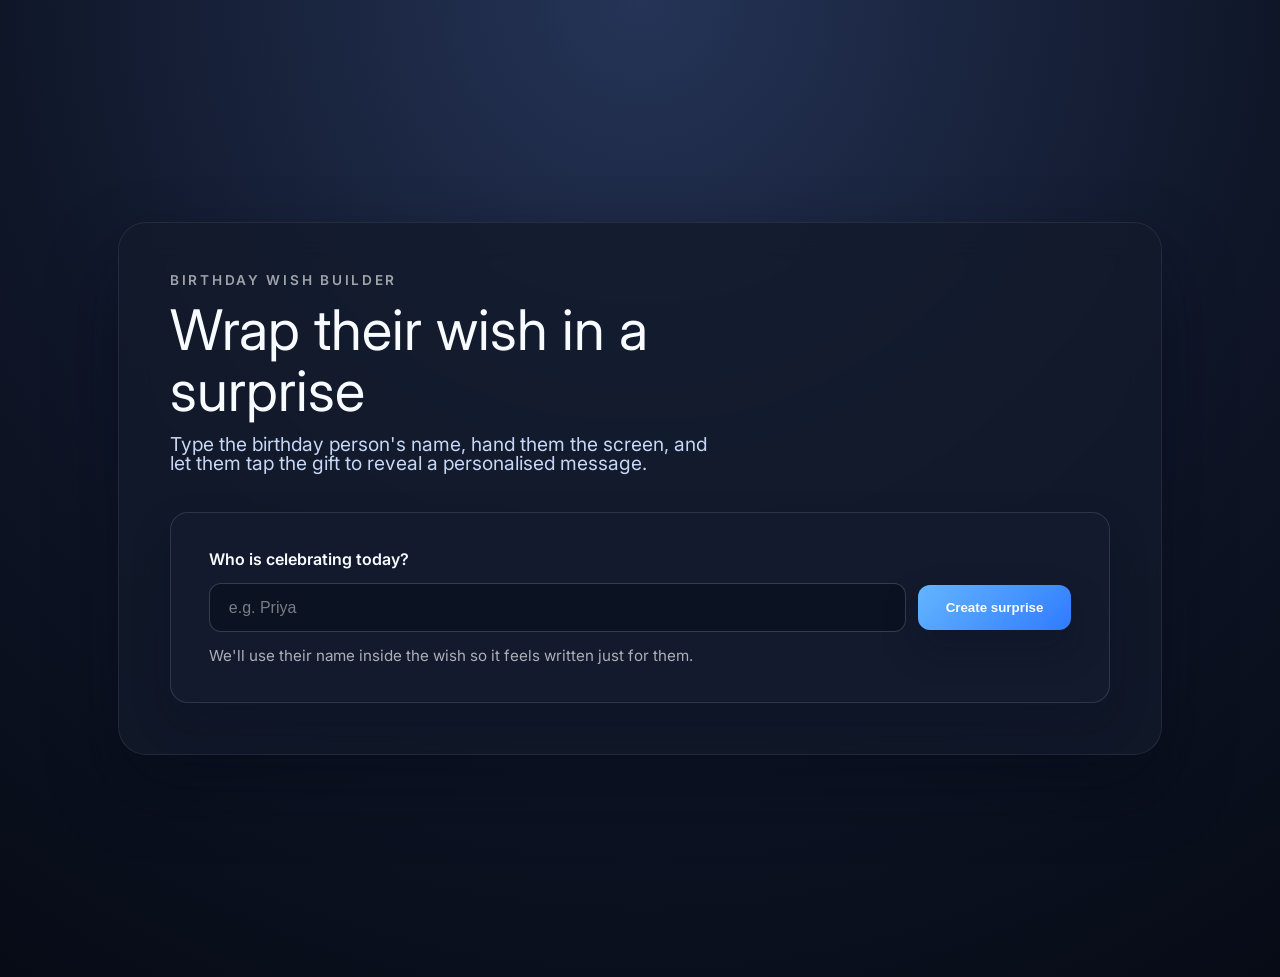
<file: index.html>
<!DOCTYPE html>
<html lang="en">
<head>
    <meta charset="UTF-8">
    <meta name="viewport" content="width=device-width, initial-scale=1.0">
    <title>Custom Birthday Wishes</title>
    <link rel="preconnect" href="https://fonts.googleapis.com">
    <link rel="preconnect" href="https://fonts.gstatic.com" crossorigin>
    <link href="https://fonts.googleapis.com/css2?family=Inter:wght@400;600;700&display=swap" rel="stylesheet">
    <link rel="stylesheet" href="./css/reset.css">
    <link rel="stylesheet" href="./css/style.css">
</head>
<body>
    <main class="app" role="main">
        <section class="panel panel--form" data-screen="form">
            <header class="hero">
                <p class="eyebrow">Birthday wish builder</p>
                <h1>Wrap their wish in a surprise</h1>
                <p class="lead">Type the birthday person's name, hand them the screen, and let them tap the gift to reveal a personalised message.</p>
            </header>

            <form class="wish-form" aria-label="Birthday message generator" novalidate>
                <label for="birthday-name" class="form-label">Who is celebrating today?</label>
                <div class="input-group">
                    <input id="birthday-name" name="name" type="text" placeholder="e.g. Priya" autocomplete="off" maxlength="40" required aria-describedby="name-help">
                    <button type="submit" class="primary-btn">Create surprise</button>
                </div>
                <p id="name-help" class="form-help">We'll use their name inside the wish so it feels written just for them.</p>
                <p class="form-error" role="alert" hidden>Please add a name so we can personalise the wish.</p>
            </form>
        </section>

        <section class="panel panel--gift" data-screen="gift" hidden>
            <div class="gift-card">
                <p class="gift-intro">Hey <span data-recipient>friend</span>, tap the present to open your birthday surprise! 🎁</p>
                <button type="button" class="gift-button" data-open-gift>
                    <img src="./img/gift.png" alt="Wrapped gift ready to be opened">
                </button>
                <p class="gift-hint">(Tap the present when you're ready)</p>
            </div>
        </section>

        <section class="panel panel--message" data-screen="message" hidden>
            <article class="wish-card">
                <header class="wish-header">
                    <h2>Birthday wish for <span data-recipient>you</span></h2>
                </header>
                <p class="message" data-message></p>
                <div class="actions">
                    <button type="button" class="primary-btn" data-copy>Copy wish</button>
                    <button type="button" class="secondary-btn" data-start-over>Make another</button>
                </div>
            </article>
        </section>
    </main>

    <script src="./js/app.js" defer></script>
</body>
</html>
</file>
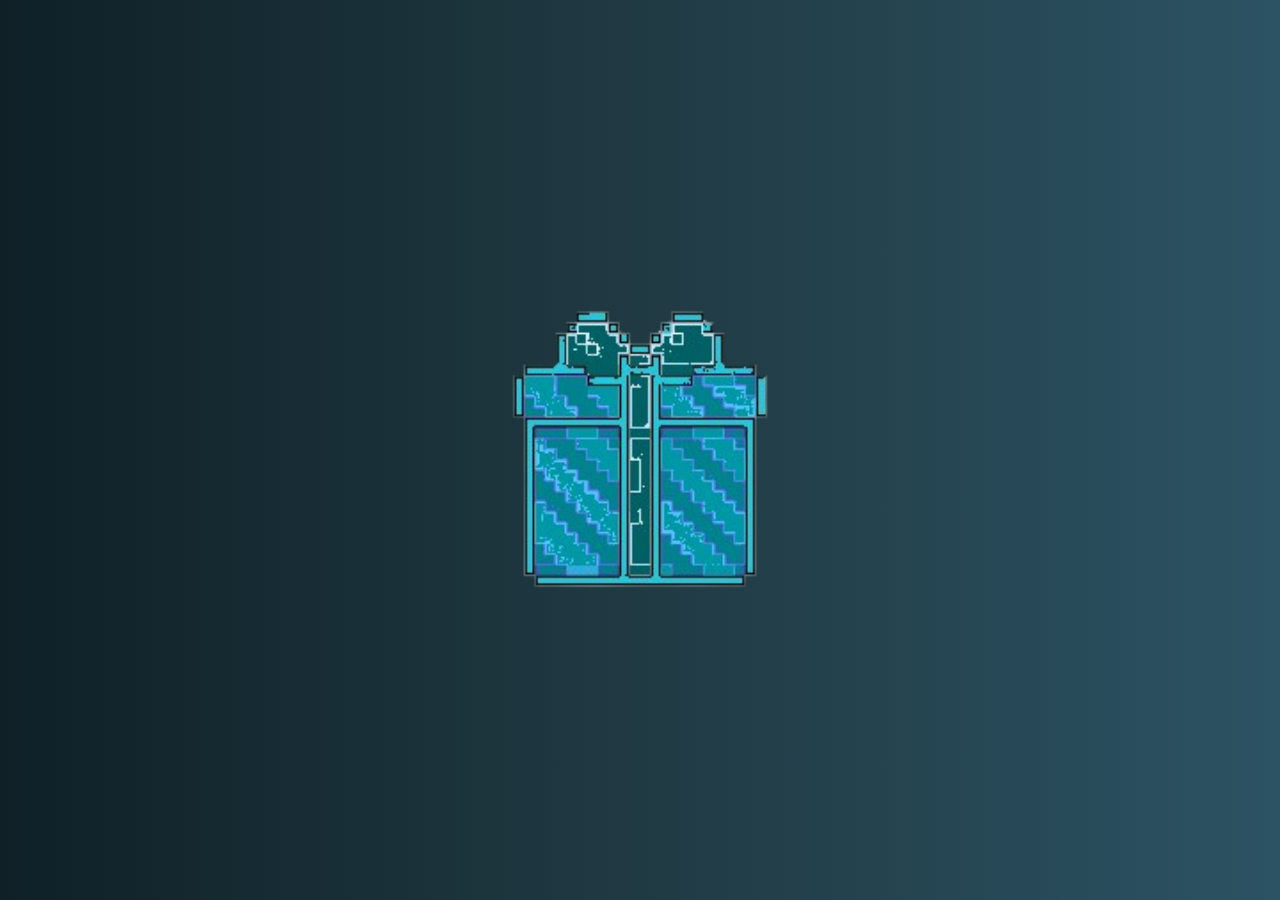
<file: html/gift.html>
<!DOCTYPE html>
<html lang="en">
<head>
    <meta charset="UTF-8">
    <meta name="viewport" content="width=device-width, initial-scale=1.0">
    <title>Click on the gift</title>
    <link rel="stylesheet" href="https://fonts.googleapis.com/css2?family=Noto+Sans&display=swap">
    <link rel="stylesheet" href="../css/reset.css">
    <link rel="stylesheet" href="../css/gift.css">
</head>
<body>
    <div onclick="goToBirthdayPage()">
        <img src="../img/gift.png" alt="Click on the gift" class="gift-box" width="400">
    </div>
</body>
</html>
</file>
<file: css/style.css>
:root {
    color-scheme: dark;
    --bg: radial-gradient(circle at top, #253457, #0f1628 55%, #070b16 100%);
    --panel: rgba(18, 26, 43, 0.78);
    --card: rgba(20, 28, 46, 0.85);
    --accent: #64b5ff;
    --accent-strong: #2f7bff;
    --text: #f8fbff;
    --muted: #c7d7f6;
    --error: #ff7a99;
    --radius-lg: 28px;
    --radius-md: 18px;
    --radius-sm: 12px;
    --shadow-lg: 0 32px 70px rgba(4, 10, 25, 0.42);
    --shadow-sm: 0 18px 36px rgba(8, 16, 36, 0.28);
    font-size: 16px;
}

body {
    min-height: 100vh;
    margin: 0;
    display: flex;
    justify-content: center;
    align-items: center;
    padding: clamp(1.5rem, 3vw, 3rem);
    background: var(--bg);
    font-family: 'Inter', sans-serif;
    color: var(--text);
}

.app {
    width: min(940px, 100%);
    display: grid;
    background: var(--panel);
    padding: clamp(2.5rem, 4vw, 3.75rem);
    border-radius: var(--radius-lg);
    box-shadow: var(--shadow-lg);
    backdrop-filter: blur(18px);
    border: 1px solid rgba(255, 255, 255, 0.08);
}

.panel {
    display: grid;
    gap: clamp(1.75rem, 3vw, 2.75rem);
}

.panel[hidden] {
    display: none !important;
}

.hero {
    display: grid;
    gap: 0.75rem;
    max-width: 56ch;
}

.hero h1 {
    font-size: clamp(2.35rem, 5vw, 3.5rem);
    line-height: 1.1;
    margin: 0;
}

.eyebrow {
    text-transform: uppercase;
    letter-spacing: 0.2em;
    font-weight: 600;
    font-size: 0.85rem;
    color: rgba(255, 255, 255, 0.6);
    margin: 0;
}

.lead {
    font-size: clamp(1.05rem, 2.5vw, 1.2rem);
    color: var(--muted);
    margin: 0;
}

.wish-form {
    display: grid;
    gap: 1rem;
    background: var(--card);
    padding: clamp(1.75rem, 3vw, 2.6rem);
    border-radius: var(--radius-md);
    box-shadow: var(--shadow-sm);
    border: 1px solid rgba(255, 255, 255, 0.12);
}

.form-label {
    font-weight: 600;
    font-size: 1rem;
}

.input-group {
    display: flex;
    flex-wrap: wrap;
    gap: 0.75rem;
    align-items: center;
}

.input-group input {
    flex: 1 1 240px;
    padding: 0.9rem 1.15rem;
    border-radius: var(--radius-sm);
    border: 1px solid rgba(255, 255, 255, 0.18);
    background: rgba(9, 15, 30, 0.65);
    color: var(--text);
    font-size: 1rem;
    transition: border-color 0.2s ease, box-shadow 0.2s ease;
}

.input-group input::placeholder {
    color: rgba(255, 255, 255, 0.45);
}

.input-group input:focus {
    outline: none;
    border-color: rgba(100, 181, 255, 0.9);
    box-shadow: 0 0 0 4px rgba(100, 181, 255, 0.25);
}

.primary-btn,
.secondary-btn {
    cursor: pointer;
    font-weight: 600;
    border-radius: var(--radius-sm);
    border: none;
    padding: 0.95rem 1.7rem;
    transition: transform 0.2s ease, box-shadow 0.2s ease, background 0.2s ease, color 0.2s ease;
}

.primary-btn {
    background: linear-gradient(135deg, var(--accent) 0%, var(--accent-strong) 100%);
    color: var(--text);
    box-shadow: var(--shadow-sm);
    flex: 0 0 auto;
}

.primary-btn:hover,
.primary-btn:focus-visible {
    transform: translateY(-1px);
    box-shadow: 0 22px 44px rgba(47, 123, 255, 0.45);
}

.secondary-btn {
    background: rgba(255, 255, 255, 0.12);
    color: var(--text);
    border: 1px solid rgba(255, 255, 255, 0.18);
}

.secondary-btn:hover,
.secondary-btn:focus-visible {
    transform: translateY(-1px);
    background: rgba(255, 255, 255, 0.2);
}

.form-help {
    font-size: 0.95rem;
    color: rgba(255, 255, 255, 0.65);
    margin: 0;
}

.form-error {
    font-size: 0.95rem;
    color: var(--error);
    margin: 0;
}

.panel--gift,
.panel--message {
    place-items: center;
    text-align: center;
}

.gift-card {
    display: grid;
    gap: 1.75rem;
    max-width: 460px;
    background: var(--card);
    padding: clamp(1.9rem, 3vw, 2.75rem);
    border-radius: var(--radius-md);
    border: 1px solid rgba(255, 255, 255, 0.14);
    box-shadow: var(--shadow-sm);
}

.gift-card p {
    margin: 0;
    font-size: 1.1rem;
}

.gift-intro {
    font-weight: 600;
}

.gift-button {
    padding: 0;
    border: none;
    background: transparent;
    cursor: pointer;
    border-radius: 26px;
    overflow: hidden;
    transition: transform 0.25s ease, box-shadow 0.25s ease;
    box-shadow: 0 18px 44px rgba(0, 0, 0, 0.4);
}

.gift-button img {
    display: block;
    width: min(320px, 60vw);
    height: auto;
}

.gift-button:hover,
.gift-button:focus-visible {
    transform: scale(1.03);
    box-shadow: 0 24px 56px rgba(0, 0, 0, 0.48);
}

.gift-hint {
    font-size: 0.95rem;
    color: rgba(255, 255, 255, 0.65);
}

.wish-card {
    display: grid;
    gap: 1.75rem;
    max-width: 520px;
    background: var(--card);
    padding: clamp(2rem, 4vw, 2.9rem);
    border-radius: var(--radius-md);
    box-shadow: var(--shadow-sm);
    border: 1px solid rgba(255, 255, 255, 0.14);
}

.wish-header h2 {
    margin: 0;
    font-size: clamp(1.6rem, 4vw, 2.1rem);
}

.message {
    margin: 0;
    font-size: clamp(1.15rem, 2.6vw, 1.35rem);
    line-height: 1.6;
}

.actions {
    display: flex;
    flex-wrap: wrap;
    gap: 0.75rem;
    justify-content: center;
}

@media (max-width: 640px) {
    body {
        padding: 1.5rem;
    }

    .app {
        padding: 2rem;
        border-radius: 22px;
    }

    .panel {
        gap: 1.5rem;
    }
}
</file>
<file: css/gift.css>
body {
    margin: 0;
    font-family: 'Noto Sans', sans-serif;
    background: linear-gradient(to right, #0f2027, #203a43, #2c5364);
    display: flex;
    justify-content: center;
    align-items: center;
    height: 100vh;
    overflow: hidden;
    position: relative;
}

.gift-box {
    cursor: pointer;
    transition: transform 0.2s ease;
    z-index: 1;
}

.gift-box:hover {
    transform: scale(1.1);
}

.flash-effect {
    position: absolute;
    top: 50%;
    left: 50%;
    transform: translate(-50%, -50%);
    width: 100vmax;
    height: 100vmax;
    background: white;
    opacity: 0;
    border-radius: 50%;
    z-index: 999;
    pointer-events: none;
    animation: flashOut 1s forwards;
}

@keyframes flashOut {
    0% {
        transform: translate(-50%, -50%) scale(0);
        opacity: 0.5s;
    }
    100% {
        transform: translate(-50%, -50%) scale(3);
        opacity: 0;
    }
}

.fade-out {
    animation: fadeOut 0.2s forwards;
}

@keyframes fadeOut {
    to {
        opacity: 0;
    }
}
</file>
